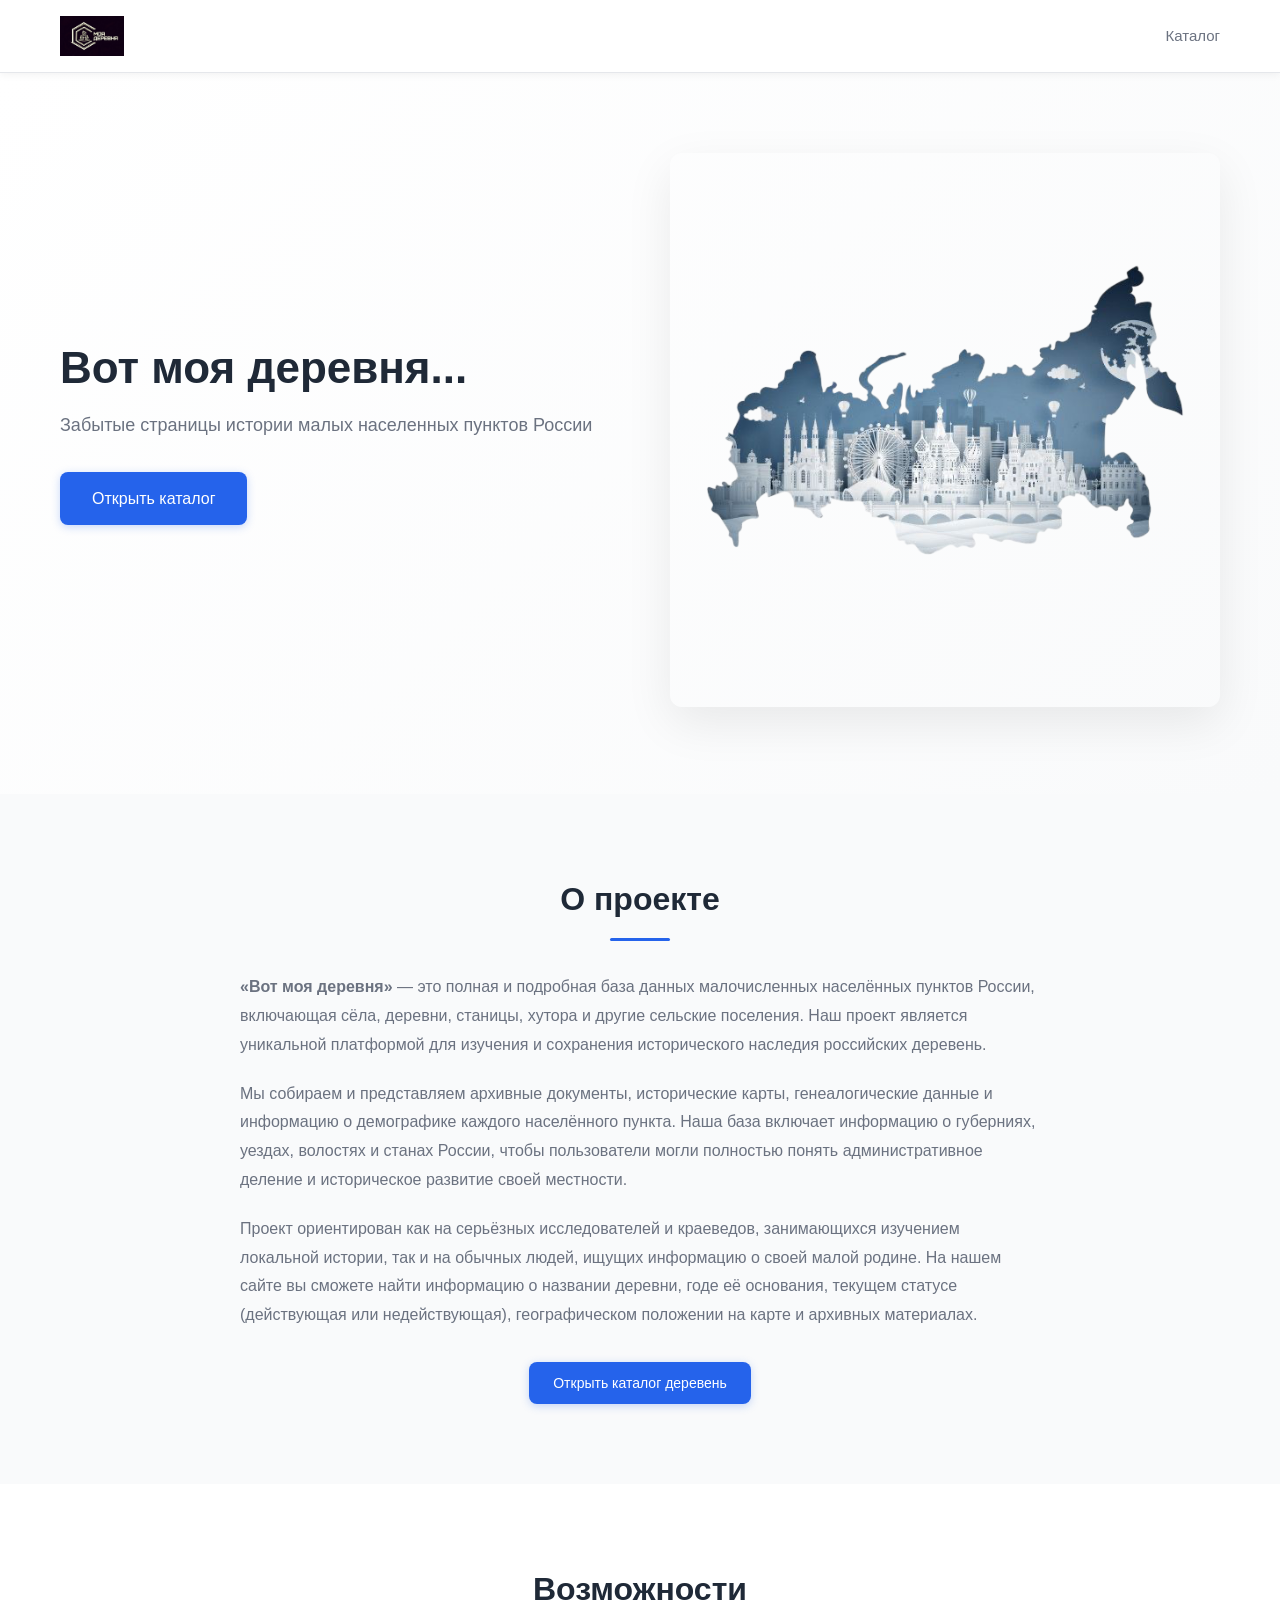
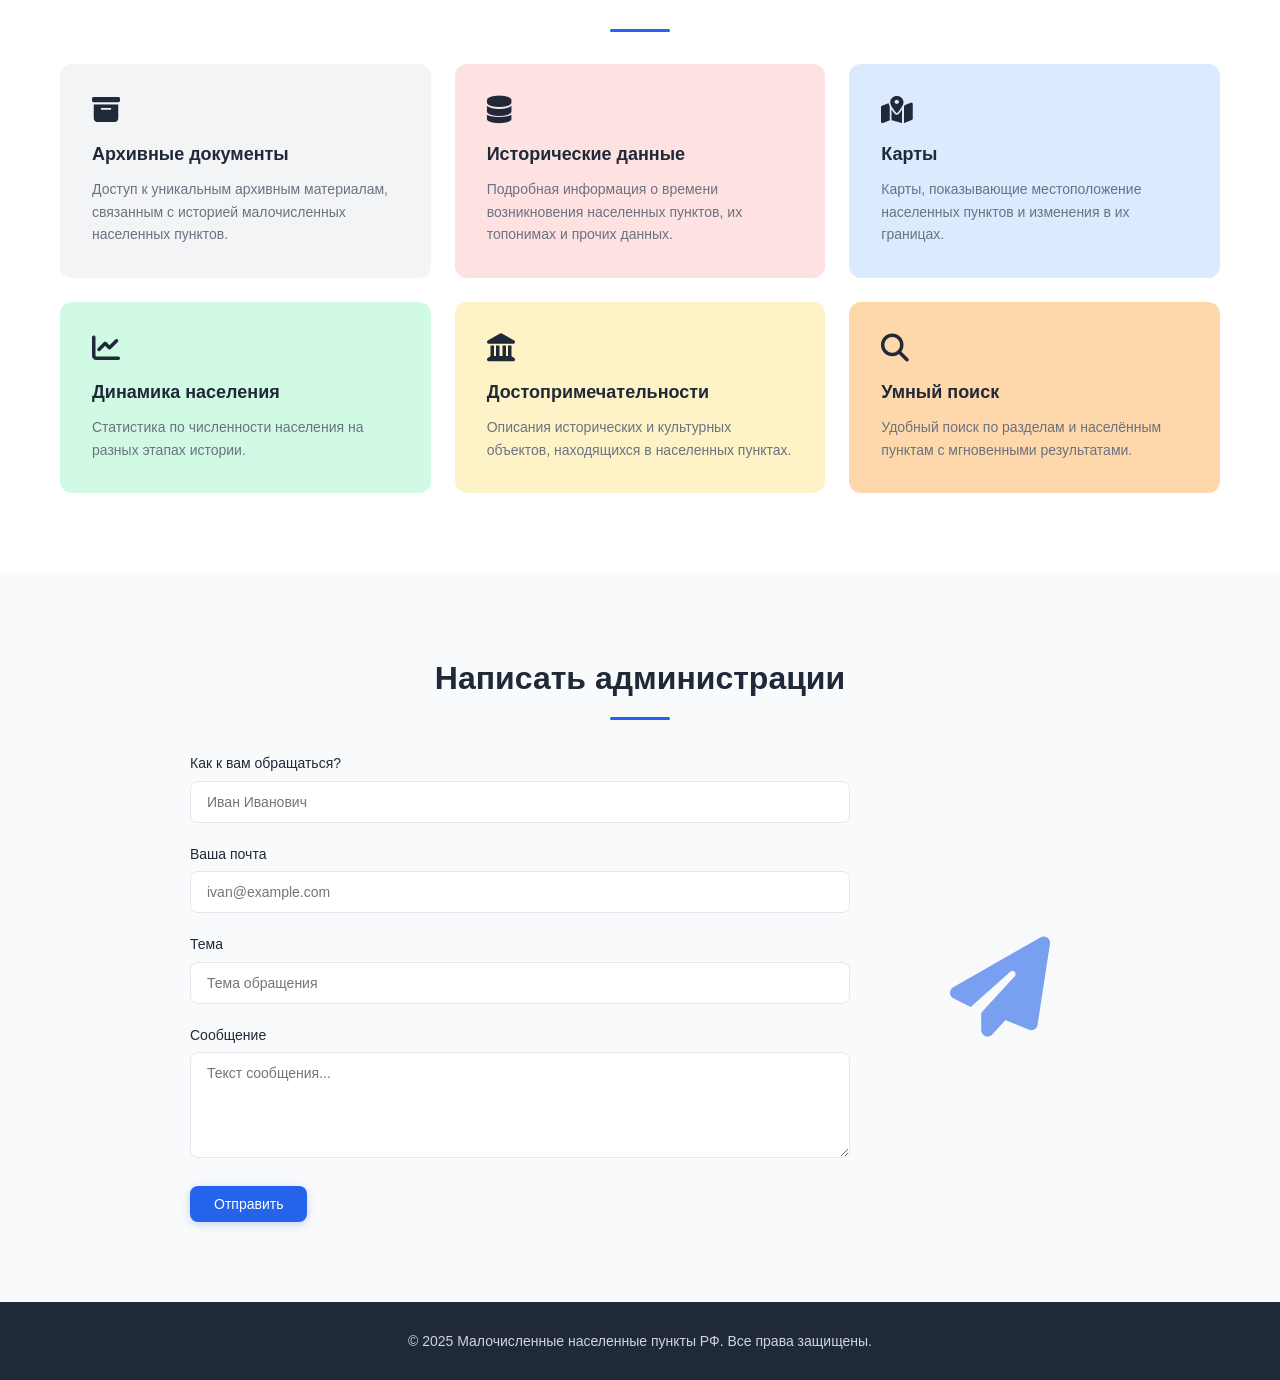
<file: index.html>
<!DOCTYPE html>
<html lang="ru">
<head>
    <meta charset="UTF-8">
    <meta name="viewport" content="width=device-width, initial-scale=1.0">
    <title>Вот моя деревня — база данных малых селений, деревень и станиц России</title>
    <meta name="description" content="Вот моя деревня — полная база данных малочисленных населённых пунктов России. Поиск по названиям деревень и сёл, архивные документы, исторические данные о русских деревнях, генеалогия, карты и демографика.">
    <meta name="keywords" content="деревня, село, история деревни, малочисленные населённые пункты, сельские поселения, российские деревни, поиск деревни, краеведение, генеалогия, станица, усадьба, хутор, найти деревню, информация о селе">
    <meta name="robots" content="index, follow, max-snippet:-1, max-image-preview:large, max-video-preview:-1">
    <meta name="googlebot" content="index, follow, max-snippet:-1, max-image-preview:large, max-video-preview:-1">
    <meta name="bingbot" content="index, follow, max-snippet:-1, max-image-preview:large">
    <meta name="author" content="Вот моя деревня">
    <meta name="publisher" content="Вот моя деревня">
    <meta name="revisit-after" content="7 days">
    <link rel="canonical" href="https://votmoyaderevnya.ru/">
    <link rel="alternate" hreflang="ru" href="https://votmoyaderevnya.ru/">
    <!-- Open Graph -->
    <meta property="og:type" content="website">
    <meta property="og:url" content="https://votmoyaderevnya.ru/">
    <meta property="og:title" content="Вот моя деревня — история и информация о деревнях России">
    <meta property="og:description" content="Огромная база данных малочисленных селений России. Поиск деревни по названию, архивы, карты проживания, истории и демографика сельских населённых пунктов.">
    <meta property="og:image" content="https://votmoyaderevnya.ru/imgs/logo.png">
    <meta property="og:image:width" content="1200">
    <meta property="og:image:height" content="630">
    <meta property="og:locale" content="ru_RU">
    <meta property="og:site_name" content="Вот моя деревня">
    <!-- Twitter -->
    <meta name="twitter:card" content="summary_large_image">
    <meta name="twitter:site" content="@votmoyaderevnya">
    <meta name="twitter:title" content="Вот моя деревня — поиск информации о деревнях и селах России">
    <meta name="twitter:description" content="База данных русских деревень, сёл и станиц. История и информация о малочисленных населённых пунктах.">
    <meta name="twitter:image" content="https://votmoyaderevnya.ru/imgs/logo.png">
    <!-- Favicon -->
    <link rel="icon" type="image/png" href="/imgs/logo.png">
    <link rel="apple-touch-icon" href="/imgs/logo.png">
    <!-- Locale -->
    <meta name="language" content="Russian">
    <meta http-equiv="content-language" content="ru">
    <!-- Schema.org -->
    <script type="application/ld+json">
    {
      "@context": "https://schema.org",
      "@type": "WebSite",
      "name": "Вот моя деревня",
      "url": "https://votmoyaderevnya.ru/",
      "description": "База данных малочисленных населённых пунктов России с информацией о деревнях, селах и станицах",
      "inLanguage": "ru",
      "image": "https://votmoyaderevnya.ru/imgs/logo.png",
      "sameAs": [],
      "potentialAction": {
        "@type": "SearchAction",
        "target": "https://votmoyaderevnya.ru/catalog.html?q={search_term_string}",
        "query-input": "required name=search_term_string"
      }
    }
    </script>
    <script type="application/ld+json">
    {
      "@context": "https://schema.org",
      "@type": "Organization",
      "name": "Вот моя деревня",
      "url": "https://votmoyaderevnya.ru/",
      "logo": "https://votmoyaderevnya.ru/imgs/logo.png",
      "description": "Информационная база о малочисленных населённых пунктах России",
      "sameAs": []
    }
    </script>
    <link rel="stylesheet" href="/css/style.css">
    <link rel="stylesheet" href="https://cdnjs.cloudflare.com/ajax/libs/font-awesome/6.4.0/css/all.min.css">
</head>
<body>
    <header class="header">
        <div class="container">
            <div class="header-content">
                <a href="/" class="logo logo-img"><img src="/imgs/logo.png" alt="Вот моя деревня"></a>
                <nav class="header-nav">
                    <a href="/catalog.html" class="nav-link">Каталог</a>
                </nav>
                <button class="mobile-menu-btn" id="mobileMenuBtn" aria-label="Открыть меню">
                    <i class="fas fa-bars"></i>
                </button>
            </div>
        </div>
        <div class="mobile-menu" id="mobileMenu">
            <a href="/catalog.html" class="mobile-menu-link">Каталог</a>
        </div>
    </header>

    <main>
        <section class="hero">
            <div class="container">
                <div class="hero-content">
                    <div class="hero-text">
                        <h1 class="hero-title">Вот моя деревня...</h1>
                        <p class="hero-description">
                            Забытые страницы истории малых населенных пунктов России
                        </p>
                        <a href="/catalog.html" class="btn btn-primary btn-lg">Открыть каталог</a>
                    </div>
                    <div class="hero-image">
                        <img src="/imgs/russia.png" alt="Карта России">
                    </div>
                </div>
            </div>
        </section>

        <section class="about">
            <div class="container">
                <h2 class="section-title">О проекте</h2>
                <div class="about-content">
                    <p class="about-text">
                        <strong>«Вот моя деревня»</strong> — это полная и подробная база данных малочисленных населённых пунктов России, включающая сёла, деревни, станицы, хутора и другие сельские поселения. Наш проект является уникальной платформой для изучения и сохранения исторического наследия российских деревень.
                    </p>
                    <p class="about-text">
                        Мы собираем и представляем архивные документы, исторические карты, генеалогические данные и информацию о демографике каждого населённого пункта. Наша база включает информацию о губерниях, уездах, волостях и станах России, чтобы пользователи могли полностью понять административное деление и историческое развитие своей местности.
                    </p>
                    <p class="about-text">
                        Проект ориентирован как на серьёзных исследователей и краеведов, занимающихся изучением локальной истории, так и на обычных людей, ищущих информацию о своей малой родине. На нашем сайте вы сможете найти информацию о названии деревни, годе её основания, текущем статусе (действующая или недействующая), географическом положении на карте и архивных материалах.
                    </p>
                    <div class="about-buttons">
                        <a href="/catalog.html" class="btn btn-primary">Открыть каталог деревень</a>
                    </div>
                </div>
            </div>
        </section>

        <section class="features">
            <div class="container">
                <h2 class="section-title">Возможности</h2>
                <div class="features-grid">
                    <div class="feature-card feature-card-gray">
                        <i class="fas fa-archive feature-icon"></i>
                        <h3 class="feature-title">Архивные документы</h3>
                        <p class="feature-description">Доступ к уникальным архивным материалам, связанным с историей малочисленных населенных пунктов.</p>
                    </div>
                    <div class="feature-card feature-card-red">
                        <i class="fas fa-database feature-icon"></i>
                        <h3 class="feature-title">Исторические данные</h3>
                        <p class="feature-description">Подробная информация о времени возникновения населенных пунктов, их топонимах и прочих данных.</p>
                    </div>
                    <div class="feature-card feature-card-blue">
                        <i class="fas fa-map-marked-alt feature-icon"></i>
                        <h3 class="feature-title">Карты</h3>
                        <p class="feature-description">Карты, показывающие местоположение населенных пунктов и изменения в их границах.</p>
                    </div>
                    <div class="feature-card feature-card-green">
                        <i class="fas fa-chart-line feature-icon"></i>
                        <h3 class="feature-title">Динамика населения</h3>
                        <p class="feature-description">Статистика по численности населения на разных этапах истории.</p>
                    </div>
                    <div class="feature-card feature-card-yellow">
                        <i class="fas fa-landmark feature-icon"></i>
                        <h3 class="feature-title">Достопримечательности</h3>
                        <p class="feature-description">Описания исторических и культурных объектов, находящихся в населенных пунктах.</p>
                    </div>
                    <div class="feature-card feature-card-orange">
                        <i class="fas fa-search feature-icon"></i>
                        <h3 class="feature-title">Умный поиск</h3>
                        <p class="feature-description">Удобный поиск по разделам и населённым пунктам с мгновенными результатами.</p>
                    </div>
                </div>
            </div>
        </section>

        <section class="contact">
            <div class="container">
                <h2 class="section-title">Написать администрации</h2>
                <div class="contact-content">
                    <form class="contact-form" id="contactForm">
                        <div class="form-group">
                            <label for="contactName">Как к вам обращаться?</label>
                            <input type="text" id="contactName" name="name" placeholder="Иван Иванович" required>
                        </div>
                        <div class="form-group">
                            <label for="contactEmail">Ваша почта</label>
                            <input type="email" id="contactEmail" name="email" placeholder="ivan@example.com" required>
                        </div>
                        <div class="form-group">
                            <label for="contactSubject">Тема</label>
                            <input type="text" id="contactSubject" name="subject" placeholder="Тема обращения" required>
                        </div>
                        <div class="form-group">
                            <label for="contactMessage">Сообщение</label>
                            <textarea id="contactMessage" name="message" rows="5" placeholder="Текст сообщения..." required></textarea>
                        </div>
                        <button type="submit" class="btn btn-primary">Отправить</button>
                    </form>
                    <div class="contact-illustration">
                        <i class="fas fa-paper-plane contact-icon"></i>
                    </div>
                </div>
            </div>
        </section>
    </main>

    <footer class="footer">
        <div class="container">
            <p>&copy; 2025 Малочисленные населенные пункты РФ. Все права защищены.</p>
        </div>
    </footer>

    <script src="/js/main.js"></script>
</body>
</html>
</file>
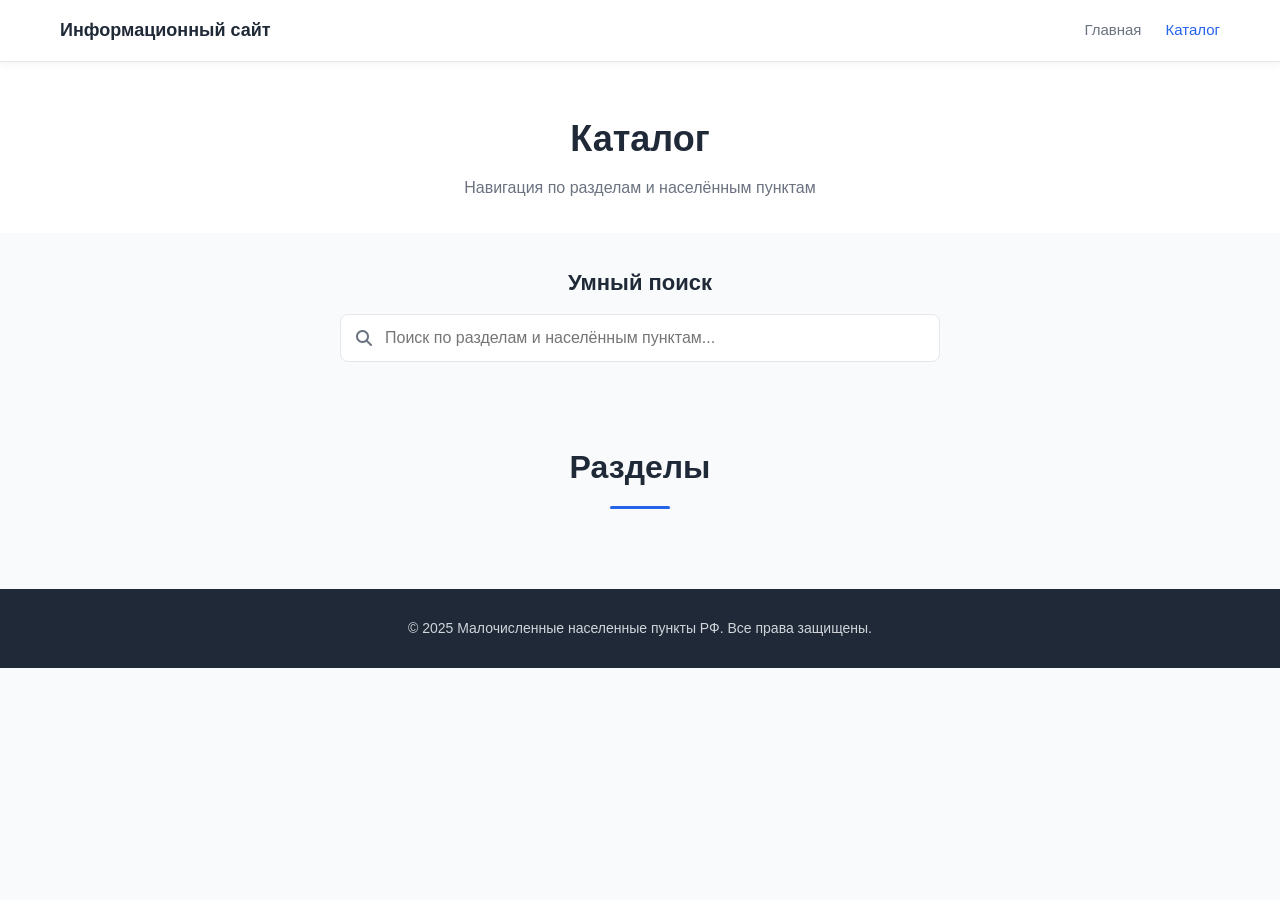
<file: catalog.html>
<!DOCTYPE html>
<html lang="ru">
<head>
    <meta charset="UTF-8">
    <meta name="viewport" content="width=device-width, initial-scale=1.0">
    <title>Каталог деревень и сел России — Вот моя деревня</title>
    <meta name="description" content="Полный каталог малочисленных населённых пунктов России. Поиск села, деревни, станицы по названию. Административное деление РФ: губернии, уезды, станы и волости.">
    <meta name="keywords" content="каталог деревень, каталог сёл, население России, административное деление, губернии, уезды, регионы, поиск населённого пункта, села России, деревни РФ">
    <meta name="robots" content="index, follow, max-snippet:-1, max-image-preview:large">
    <meta name="googlebot" content="index, follow">
    <meta name="author" content="Вот моя деревня">
    <link rel="canonical" href="https://votmoyaderevnya.ru/catalog.html">
    <link rel="alternate" hreflang="ru" href="https://votmoyaderevnya.ru/catalog.html">
    <!-- Open Graph -->
    <meta property="og:type" content="website">
    <meta property="og:url" content="https://votmoyaderevnya.ru/catalog.html">
    <meta property="og:title" content="Каталог деревень и сел России">
    <meta property="og:description" content="Каталог всех малочисленных населённых пунктов России с информацией, картами и историческими данными.">
    <meta property="og:image" content="https://votmoyaderevnya.ru/imgs/logo.png">
    <meta property="og:locale" content="ru_RU">
    <meta property="og:site_name" content="Вот моя деревня">
    <!-- Twitter Card -->
    <meta name="twitter:card" content="summary">
    <meta name="twitter:title" content="Каталог деревень и сел России">
    <meta name="twitter:description" content="Найдите информацию о деревне, селе или других населённых пунктах">
    <!-- Schema.org -->
    <script type="application/ld+json">
    {
      "@context": "https://schema.org",
      "@type": "CollectionPage",
      "name": "Каталог деревень и сел России",
      "url": "https://votmoyaderevnya.ru/catalog.html",
      "description": "Полный каталог малочисленных населённых пунктов России",
      "inLanguage": "ru",
      "isPartOf": {
        "@type": "WebSite",
        "name": "Вот моя деревня",
        "url": "https://votmoyaderevnya.ru/"
      }
    }
    </script>
    <link rel="stylesheet" href="/css/style.css">
    <link rel="stylesheet" href="https://cdnjs.cloudflare.com/ajax/libs/font-awesome/6.4.0/css/all.min.css">
</head>
<body>
    <header class="header">
        <div class="container">
            <div class="header-content">
                <a href="/" class="logo">Информационный сайт</a>
                <nav class="header-nav">
                    <a href="/" class="nav-link">Главная</a>
                    <a href="/catalog.html" class="nav-link nav-link-active">Каталог</a>
                </nav>
                <button class="mobile-menu-btn" id="mobileMenuBtn" aria-label="Открыть меню">
                    <i class="fas fa-bars"></i>
                </button>
            </div>
        </div>
        <div class="mobile-menu" id="mobileMenu">
            <a href="/" class="mobile-menu-link">Главная</a>
            <a href="/catalog.html" class="mobile-menu-link">Каталог</a>
        </div>
    </header>

    <main>
        <section class="catalog-hero">
            <div class="container">
                <h1 class="catalog-title">Каталог</h1>
                <p class="catalog-subtitle">Навигация по разделам и населённым пунктам</p>
            </div>
        </section>

        <section class="search-section">
            <div class="container">
                <h3 class="search-title">Умный поиск</h3>
                <div class="search-box">
                    <i class="fas fa-search search-icon-input"></i>
                    <input type="text" id="searchInput" placeholder="Поиск по разделам и населённым пунктам..." class="search-input search-input-icon">
                    <div id="searchResults" class="search-results"></div>
                </div>
            </div>
        </section>

        <!-- Хлебные крошки -->
        <section class="breadcrumb-section" id="breadcrumbSection" style="display:none;">
            <div class="container">
                <nav class="breadcrumb" id="breadcrumb" aria-label="Навигация по разделам"></nav>
            </div>
        </section>

        <!-- Подразделы -->
        <section class="regions-section" id="categoriesSection">
            <div class="container">
                <h2 class="section-title" id="categoriesTitle">Разделы</h2>
                <div id="categoriesGrid" class="regions-grid">
                    <!-- Загружаются через JS -->
                </div>
            </div>
        </section>

        <!-- Населённые пункты раздела -->
        <section class="regions-section" id="settlementsSection" style="display:none;">
            <div class="container">
                <h2 class="section-title">Населённые пункты</h2>
                <div id="settlementsGrid" class="settlements-list">
                    <!-- Загружаются через JS -->
                </div>
            </div>
        </section>
    </main>

    <footer class="footer">
        <div class="container">
            <p>&copy; 2025 Малочисленные населенные пункты РФ. Все права защищены.</p>
        </div>
    </footer>

    <script src="/js/catalog.js"></script>
</body>
</html>
</file>
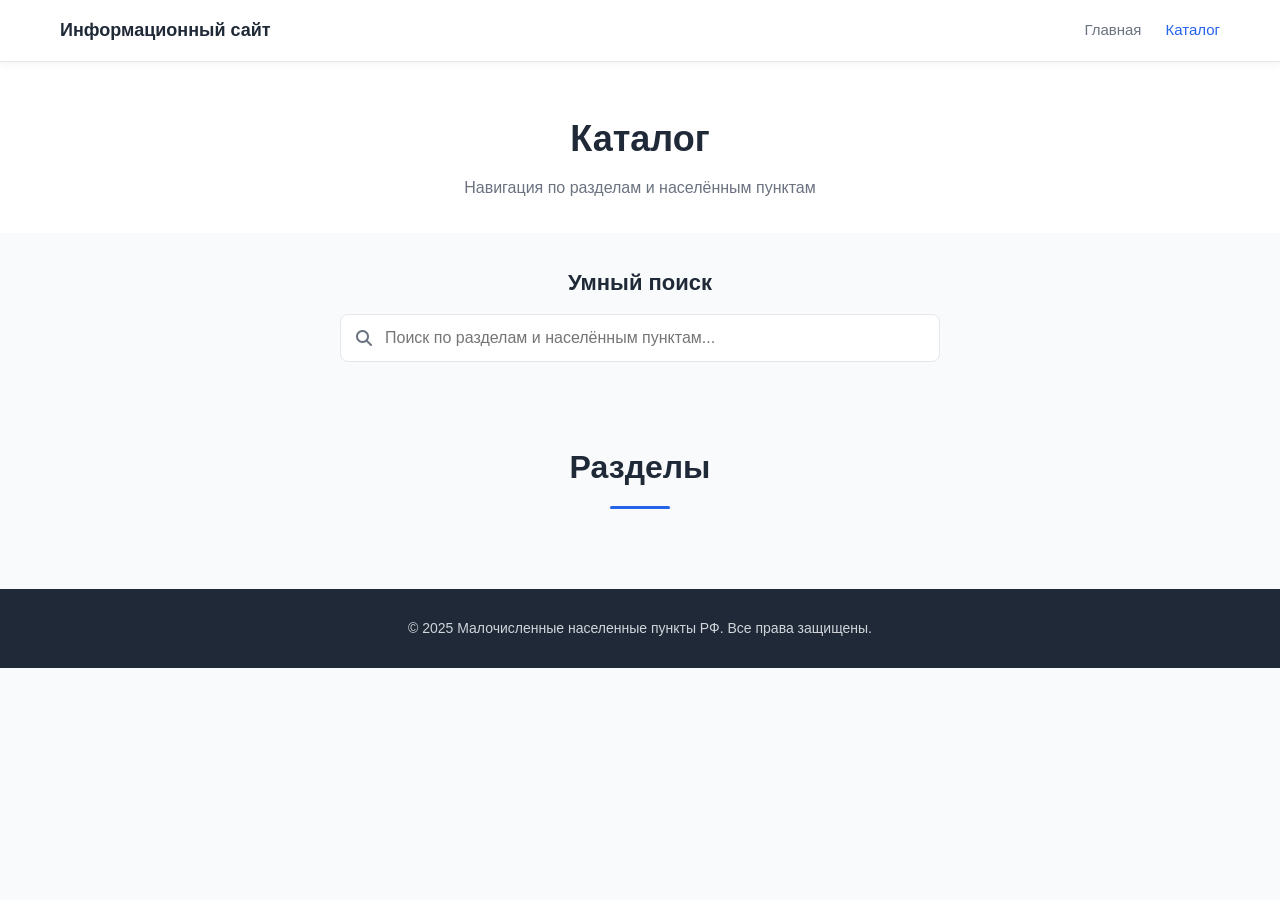
<file: settlement.html>
<!DOCTYPE html>
<html lang="ru">
<head>
    <meta charset="UTF-8">
    <meta name="viewport" content="width=device-width, initial-scale=1.0">
    <title>Населенный пункт — Вот моя деревня</title>
    <meta name="description" content="Информация о населённом пункте: история, карта, архивные данные, галерея фотографий и динамика населения.">
    <meta name="keywords" content="деревня, село, история, население, архив, краеведение, генеалогия">
    <meta name="robots" content="index, follow, max-snippet:-1, max-image-preview:large">
    <meta name="googlebot" content="index, follow">
    <meta name="author" content="Вот моя деревня">
    <link rel="canonical" href="" id="canonicalTag">
    <link rel="alternate" hreflang="ru" href="" id="hreflangTag">
    <!-- Open Graph -->
    <meta property="og:type" content="article">
    <meta property="og:url" content="" id="ogUrl">
    <meta property="og:title" content="" id="ogTitle">
    <meta property="og:description" content="" id="ogDescription">
    <meta property="og:image" content="https://votmoyaderevnya.ru/imgs/logo.png" id="ogImage">
    <meta property="og:locale" content="ru_RU">
    <meta property="og:site_name" content="Вот моя деревня">
    <!-- Twitter Card -->
    <meta name="twitter:card" content="summary_large_image">
    <meta name="twitter:title" content="" id="twitterTitle">
    <meta name="twitter:description" content="" id="twitterDescription">
    <meta name="twitter:image" content="https://votmoyaderevnya.ru/imgs/logo.png">
    <!-- Schema.org -->
    <script type="application/ld+json" id="settlementSchema">
    {
      "@context": "https://schema.org",
      "@type": "Place"
    }
    </script>
    <link rel="icon" type="image/png" href="/imgs/logo.png">
    <link rel="stylesheet" href="/css/style.css">
    <link rel="stylesheet" href="https://cdnjs.cloudflare.com/ajax/libs/font-awesome/6.4.0/css/all.min.css">
    <script src="https://api-maps.yandex.ru/2.1/?apikey=YOUR_API_KEY&lang=ru_RU" type="text/javascript"></script>
</head>
<body>
    <header class="header">
        <div class="container">
            <div class="header-content">
                <a href="/" class="logo logo-img"><img src="/imgs/logo.png" alt="Вот моя деревня"></a>
                <nav class="header-nav">
                    <a href="/" class="nav-link">Главная</a>
                    <a href="/catalog.html" class="nav-link">Каталог</a>
                </nav>
                <button class="mobile-menu-btn" id="mobileMenuBtn" aria-label="Открыть меню">
                    <i class="fas fa-bars"></i>
                </button>
            </div>
        </div>
        <div class="mobile-menu" id="mobileMenu">
            <a href="/" class="mobile-menu-link">Главная</a>
            <a href="/catalog.html" class="mobile-menu-link">Каталог</a>
        </div>
    </header>

    <main>
        <!-- Хлебные крошки -->
        <section class="breadcrumb-section" id="breadcrumbSection">
            <div class="container">
                <nav class="breadcrumb" id="breadcrumb" aria-label="Навигация"></nav>
            </div>
        </section>

        <section class="settlement-header">
            <div class="container">
                <div class="settlement-title-row">
                    <h1 id="settlementName" class="settlement-name">Загрузка...</h1>
                    <span id="settlementStatusBadge" class="settlement-status">Загрузка...</span>
                </div>
            </div>
        </section>

        <section class="settlement-info">
            <div class="container">
                <div class="settlement-grid">
                    <div class="settlement-main">
                        <!-- Основная информация -->
                        <div class="info-card">
                            <div class="info-item">
                                <i class="fas fa-info-circle info-icon"></i>
                                <div class="info-content">
                                    <h3>Статус</h3>
                                    <p id="settlementStatus">Загрузка...</p>
                                </div>
                            </div>
                            <div class="info-item">
                                <i class="fas fa-calendar-alt info-icon"></i>
                                <div class="info-content">
                                    <h3>Год основания</h3>
                                    <p id="settlementYear">Загрузка...</p>
                                </div>
                            </div>
                            <div class="info-item">
                                <i class="fas fa-folder-open info-icon"></i>
                                <div class="info-content">
                                    <h3>Раздел</h3>
                                    <p id="settlementCategory">Загрузка...</p>
                                </div>
                            </div>
                        </div>

                        <!-- Кнопки рубрик -->
                        <div id="rubricsButtons" class="action-buttons">
                            <!-- Кнопки рубрик добавляются через JS -->
                        </div>

                        <!-- Галерея -->
                        <div class="gallery-section" id="galleryWrapper">
                            <h2 class="section-title">Галерея</h2>
                            <div id="galleryGrid" class="gallery-grid"></div>
                        </div>

                        <!-- Динамика населения -->
                        <div class="population-section" id="populationWrapper">
                            <h2 class="section-title">Динамика населения</h2>
                            <div id="populationChart" class="population-chart"></div>
                        </div>
                    </div>

                    <div class="settlement-sidebar">
                        <div class="map-card">
                            <div id="yandexMap" style="width: 100%; height: 400px;"></div>
                        </div>
                    </div>
                </div>
            </div>
        </section>
    </main>

    <!-- Модальное окно для рубрик -->
    <div id="rubricModal" class="modal">
        <div class="modal-content modal-content-lg">
            <span class="modal-close" onclick="closeModal('rubricModal')">&times;</span>
            <h2 class="modal-title" id="rubricModalTitle">Информация</h2>
            <div id="rubricModalContent" class="modal-body rubric-content"></div>
        </div>
    </div>

    <footer class="footer">
        <div class="container">
            <p>&copy; 2025 Малочисленные населенные пункты РФ. Все права защищены.</p>
        </div>
    </footer>

    <script src="/js/settlement.js"></script>
</body>
</html>
</file>
<file: css/style.css>
* {
  margin: 0;
  padding: 0;
  box-sizing: border-box;
}

:root {
  --primary-color: #2563eb;
  --primary-hover: #1d4ed8;
  --text-primary: #1f2937;
  --text-secondary: #6b7280;
  --bg-light: #f9fafb;
  --bg-white: #ffffff;
  --border-color: #e5e7eb;
  --success-color: #10b981;
  --danger-color: #ef4444;
  --warning-color: #f59e0b;
}

body {
  font-family: -apple-system, BlinkMacSystemFont, "Segoe UI", Roboto, "Helvetica Neue", Arial, sans-serif;
  line-height: 1.6;
  color: var(--text-primary);
  background-color: var(--bg-light);
}

.container {
  max-width: 1200px;
  margin: 0 auto;
  padding: 0 20px;
}

/* ========== Header ========== */
.header {
  background-color: var(--bg-white);
  border-bottom: 1px solid var(--border-color);
  padding: 16px 0;
  position: sticky;
  top: 0;
  z-index: 100;
  box-shadow: 0 2px 8px rgba(0, 0, 0, 0.05);
}

.header-content {
  display: flex;
  justify-content: space-between;
  align-items: center;
}

.logo {
  font-size: 18px;
  font-weight: 600;
  color: var(--text-primary);
  text-decoration: none;
  transition: color 0.2s;
}

.logo:hover {
  color: var(--primary-color);
}

.logo-img {
  display: flex;
  align-items: center;
}

.logo-img img {
  height: 40px;
  width: auto;
  display: block;
  object-fit: contain;
}

.header-nav {
  display: flex;
  gap: 24px;
}

.nav-link {
  color: var(--text-secondary);
  text-decoration: none;
  font-size: 15px;
  font-weight: 500;
  transition: color 0.2s;
}

.nav-link:hover,
.nav-link-active {
  color: var(--primary-color);
}

.mobile-menu-btn {
  display: none;
  background: none;
  border: none;
  font-size: 22px;
  color: var(--text-primary);
  cursor: pointer;
  padding: 4px;
}

.mobile-menu {
  display: none;
  flex-direction: column;
  background: var(--bg-white);
  border-top: 1px solid var(--border-color);
  padding: 12px 20px;
}

.mobile-menu.active {
  display: flex;
}

.mobile-menu-link {
  padding: 10px 0;
  color: var(--text-primary);
  text-decoration: none;
  font-size: 15px;
  border-bottom: 1px solid var(--border-color);
}

.mobile-menu-link:last-child {
  border-bottom: none;
}

/* ========== Buttons ========== */
.btn {
  display: inline-block;
  padding: 10px 24px;
  border-radius: 8px;
  font-size: 14px;
  font-weight: 500;
  cursor: pointer;
  transition: all 0.2s;
  border: none;
  outline: none;
  text-decoration: none;
  text-align: center;
}

.btn-primary {
  background-color: var(--primary-color);
  color: #fff;
  box-shadow: 0 2px 8px rgba(37, 99, 235, 0.25);
}

.btn-primary:hover {
  background-color: var(--primary-hover);
  transform: translateY(-1px);
  box-shadow: 0 4px 12px rgba(37, 99, 235, 0.35);
}

.btn-outline {
  background-color: transparent;
  color: var(--text-primary);
  border: 1px solid var(--border-color);
}

.btn-outline:hover {
  background-color: var(--bg-light);
  border-color: var(--primary-color);
  color: var(--primary-color);
}

.btn-lg {
  padding: 14px 32px;
  font-size: 16px;
}

/* ========== Breadcrumb ========== */
.breadcrumb-section {
  padding: 16px 0;
  background: var(--bg-white);
  border-bottom: 1px solid var(--border-color);
}

.breadcrumb {
  display: flex;
  align-items: center;
  flex-wrap: wrap;
  gap: 4px;
  font-size: 14px;
}

.breadcrumb-link {
  color: var(--primary-color);
  text-decoration: none;
  transition: color 0.2s;
}

.breadcrumb-link:hover {
  color: var(--primary-hover);
  text-decoration: underline;
}

.breadcrumb-sep {
  color: var(--text-secondary);
  margin: 0 4px;
}

.breadcrumb-current {
  color: var(--text-secondary);
}

/* ========== Hero ========== */
.hero {
  padding: 80px 0;
  background: linear-gradient(135deg, var(--bg-white) 0%, var(--bg-light) 100%);
}

.hero-content {
  display: flex;
  align-items: center;
  gap: 60px;
}

.hero-text {
  flex: 1;
}

.hero-title {
  font-size: 44px;
  font-weight: 700;
  margin-bottom: 16px;
  line-height: 1.2;
  color: var(--text-primary);
}

.hero-description {
  font-size: 18px;
  color: var(--text-secondary);
  margin-bottom: 32px;
  line-height: 1.6;
}

.hero-image {
  flex: 1;
}

.hero-image img {
  width: 100%;
  height: auto;
  border-radius: 12px;
  box-shadow: 0 16px 48px rgba(0, 0, 0, 0.08);
}

/* ========== About ========== */
.about {
  padding: 80px 0;
  background-color: var(--bg-light);
}

.section-title {
  font-size: 32px;
  font-weight: 700;
  margin-bottom: 32px;
  text-align: center;
  position: relative;
  padding-bottom: 16px;
}

.section-title::after {
  content: "";
  position: absolute;
  bottom: 0;
  left: 50%;
  transform: translateX(-50%);
  width: 60px;
  height: 3px;
  background: var(--primary-color);
  border-radius: 2px;
}

.about-content {
  max-width: 800px;
  margin: 0 auto;
}

.about-text {
  font-size: 16px;
  color: var(--text-secondary);
  margin-bottom: 20px;
  line-height: 1.8;
}

.about-buttons {
  display: flex;
  gap: 16px;
  justify-content: center;
  margin-top: 32px;
}

/* ========== Features ========== */
.features {
  padding: 80px 0;
  background-color: var(--bg-white);
}

.features-grid {
  display: grid;
  grid-template-columns: repeat(auto-fit, minmax(280px, 1fr));
  gap: 24px;
}

.feature-card {
  padding: 32px;
  border-radius: 12px;
  transition: transform 0.2s, box-shadow 0.2s;
}

.feature-card:hover {
  transform: translateY(-4px);
  box-shadow: 0 8px 24px rgba(0, 0, 0, 0.08);
}

.feature-card-gray { background-color: #f3f4f6; }
.feature-card-red { background-color: #fee2e2; }
.feature-card-blue { background-color: #dbeafe; }
.feature-card-green { background-color: #d1fae5; }
.feature-card-yellow { background-color: #fef3c7; }
.feature-card-orange { background-color: #fed7aa; }

.feature-icon {
  font-size: 28px;
  margin-bottom: 16px;
  color: var(--text-primary);
}

.feature-title {
  font-size: 18px;
  font-weight: 600;
  margin-bottom: 10px;
}

.feature-description {
  font-size: 14px;
  color: var(--text-secondary);
  line-height: 1.6;
}

/* ========== Contact ========== */
.contact {
  padding: 80px 0;
  background-color: var(--bg-light);
}

.contact-content {
  display: flex;
  gap: 60px;
  align-items: center;
  max-width: 900px;
  margin: 0 auto;
}

.contact-form {
  flex: 1;
}

.form-group {
  margin-bottom: 20px;
}

.form-group label {
  display: block;
  font-size: 14px;
  font-weight: 500;
  margin-bottom: 6px;
  color: var(--text-primary);
}

.form-group input,
.form-group textarea {
  width: 100%;
  padding: 12px 16px;
  border: 1px solid var(--border-color);
  border-radius: 8px;
  font-size: 14px;
  font-family: inherit;
  transition: border-color 0.2s, box-shadow 0.2s;
}

.form-group input:focus,
.form-group textarea:focus {
  outline: none;
  border-color: var(--primary-color);
  box-shadow: 0 0 0 3px rgba(37, 99, 235, 0.1);
}

.contact-illustration {
  flex: 0 0 180px;
  text-align: center;
}

.contact-icon {
  font-size: 100px;
  color: var(--primary-color);
  opacity: 0.6;
}

/* ========== Footer ========== */
.footer {
  background-color: var(--text-primary);
  color: #d1d5db;
  padding: 28px 0;
  text-align: center;
  font-size: 14px;
}

/* ========== Catalog ========== */
.catalog-hero {
  padding: 48px 0 32px;
  background-color: var(--bg-white);
  text-align: center;
}

.catalog-title {
  font-size: 36px;
  font-weight: 700;
}

.catalog-subtitle {
  color: var(--text-secondary);
  margin-top: 8px;
  font-size: 16px;
}

/* ========== Search ========== */
.search-section {
  padding: 32px 0;
  background-color: var(--bg-light);
}

.search-title {
  font-size: 22px;
  font-weight: 600;
  margin-bottom: 14px;
  text-align: center;
}

.search-box {
  max-width: 600px;
  margin: 0 auto;
  position: relative;
}

.search-input {
  width: 100%;
  padding: 14px 20px;
  border: 1px solid var(--border-color);
  border-radius: 8px;
  font-size: 16px;
  transition: border-color 0.2s, box-shadow 0.2s;
  background: var(--bg-white);
}

.search-input-icon {
  padding-left: 44px;
}

.search-icon-input {
  position: absolute;
  left: 16px;
  top: 50%;
  transform: translateY(-50%);
  color: var(--text-secondary);
  pointer-events: none;
  z-index: 1;
}

.search-input:focus {
  outline: none;
  border-color: var(--primary-color);
  box-shadow: 0 0 0 3px rgba(37, 99, 235, 0.1);
}

.search-results {
  position: absolute;
  top: 100%;
  left: 0;
  right: 0;
  background-color: var(--bg-white);
  border: 1px solid var(--border-color);
  border-radius: 8px;
  margin-top: 6px;
  max-height: 400px;
  overflow-y: auto;
  display: none;
  z-index: 10;
  box-shadow: 0 8px 24px rgba(0, 0, 0, 0.08);
}

.search-results.active {
  display: block;
}

.search-result-item {
  padding: 12px 20px;
  cursor: pointer;
  transition: background 0.15s;
  border-bottom: 1px solid var(--border-color);
}

.search-result-item:last-child {
  border-bottom: none;
}

.search-result-item:hover {
  background-color: var(--bg-light);
}

.search-result-name {
  font-weight: 500;
  color: var(--text-primary);
}

.search-result-meta {
  font-size: 12px;
  color: var(--text-secondary);
  margin-top: 2px;
}

/* ========== Regions / Categories Grid ========== */
.regions-section {
  padding: 48px 0;
}

.regions-grid {
  display: grid;
  grid-template-columns: repeat(auto-fill, minmax(260px, 1fr));
  gap: 16px;
}

.region-card {
  background-color: var(--bg-white);
  padding: 18px 20px;
  border-radius: 8px;
  border: 1px solid var(--border-color);
  cursor: pointer;
  transition: border-color 0.2s, transform 0.2s, box-shadow 0.2s;
  display: flex;
  align-items: center;
  gap: 14px;
  animation: fadeInUp 0.4s ease-out both;
}

.region-card:hover {
  border-color: var(--primary-color);
  transform: translateY(-2px);
  box-shadow: 0 6px 20px rgba(0, 0, 0, 0.06);
}

.region-icon {
  width: 40px;
  height: 40px;
  background-color: var(--primary-color);
  border-radius: 6px;
  display: flex;
  align-items: center;
  justify-content: center;
  color: #fff;
  font-size: 18px;
  flex-shrink: 0;
}

.region-info {
  flex: 1;
  min-width: 0;
}

.region-name {
  font-weight: 500;
  color: var(--text-primary);
  font-size: 15px;
}

.region-counts {
  display: flex;
  gap: 8px;
  margin-top: 4px;
}

.card-count {
  font-size: 11px;
  color: var(--text-secondary);
  background: var(--bg-light);
  padding: 2px 8px;
  border-radius: 4px;
}

.card-count-green {
  color: #065f46;
  background: #d1fae5;
}

/* ========== Settlements List ========== */
.settlements-list {
  display: grid;
  grid-template-columns: repeat(auto-fill, minmax(280px, 1fr));
  gap: 12px;
}

.settlement-card {
  display: flex;
  flex-direction: column;
  gap: 8px;
  background: var(--bg-white);
  padding: 16px 20px;
  border-radius: 8px;
  border: 1px solid var(--border-color);
  text-decoration: none;
  color: inherit;
  transition: border-color 0.2s, transform 0.2s, box-shadow 0.2s;
  animation: fadeInUp 0.4s ease-out both;
}

.settlement-card:hover {
  border-color: var(--primary-color);
  transform: translateY(-2px);
  box-shadow: 0 6px 20px rgba(0, 0, 0, 0.06);
}

.settlement-card-name {
  font-weight: 600;
  font-size: 15px;
  color: var(--text-primary);
}

.settlement-card-meta {
  display: flex;
  align-items: center;
  gap: 10px;
  flex-wrap: wrap;
}

.settlement-badge {
  font-size: 11px;
  padding: 2px 10px;
  border-radius: 4px;
  font-weight: 500;
}

.badge-active {
  background: #d1fae5;
  color: #065f46;
}

.badge-inactive {
  background: #fee2e2;
  color: #991b1b;
}

.settlement-year {
  font-size: 12px;
  color: var(--text-secondary);
}

/* ========== Settlement Page ========== */
.settlement-header {
  padding: 32px 0;
  background: var(--bg-white);
  border-bottom: 1px solid var(--border-color);
}

.settlement-title-row {
  display: flex;
  align-items: center;
  gap: 16px;
  flex-wrap: wrap;
}

.settlement-name {
  font-size: 32px;
  font-weight: 700;
}

.settlement-status {
  padding: 5px 14px;
  border-radius: 20px;
  font-size: 13px;
  font-weight: 500;
}

.status-active {
  background: #d1fae5;
  color: #065f46;
}

.status-inactive {
  background: #fee2e2;
  color: #991b1b;
}

.settlement-info {
  padding: 48px 0;
}

.settlement-grid {
  display: grid;
  grid-template-columns: 1fr 380px;
  gap: 32px;
}

.info-card {
  background-color: var(--bg-white);
  padding: 28px;
  border-radius: 12px;
  border: 1px solid var(--border-color);
  margin-bottom: 28px;
  box-shadow: 0 2px 8px rgba(0, 0, 0, 0.04);
}

.info-item {
  display: flex;
  gap: 14px;
  padding: 16px 0;
  border-bottom: 1px solid var(--border-color);
}

.info-item:last-child {
  border-bottom: none;
}

.info-icon {
  font-size: 22px;
  color: var(--primary-color);
  flex-shrink: 0;
  margin-top: 2px;
}

.info-content h3 {
  font-size: 13px;
  font-weight: 600;
  color: var(--text-secondary);
  margin-bottom: 4px;
}

.info-content p {
  font-size: 15px;
  color: var(--text-primary);
}

.info-link {
  color: var(--primary-color);
  text-decoration: none;
  cursor: pointer;
}

.info-link:hover {
  text-decoration: underline;
}

/* ========== Rubric Buttons ========== */
.action-buttons {
  display: grid;
  grid-template-columns: repeat(2, 1fr);
  gap: 12px;
  margin-bottom: 32px;
}

.rubric-btn {
  text-align: center;
  padding: 12px 16px;
  font-size: 14px;
  white-space: nowrap;
  overflow: hidden;
  text-overflow: ellipsis;
}

/* ========== Gallery ========== */
.gallery-section,
.population-section {
  margin-bottom: 32px;
}

.gallery-grid {
  display: grid;
  grid-template-columns: repeat(3, 1fr);
  gap: 12px;
}

.gallery-item {
  aspect-ratio: 16 / 9;
  border-radius: 8px;
  overflow: hidden;
  box-shadow: 0 2px 8px rgba(0, 0, 0, 0.06);
  animation: fadeInUp 0.4s ease-out both;
}

.gallery-item img {
  width: 100%;
  height: 100%;
  object-fit: cover;
  transition: transform 0.3s;
}

.gallery-item:hover img {
  transform: scale(1.05);
}

/* ========== Population Chart ========== */
.population-chart {
  background-color: var(--bg-white);
  padding: 28px;
  border-radius: 12px;
  border: 1px solid var(--border-color);
}

.chart-bars {
  display: flex;
  align-items: flex-end;
  justify-content: space-between;
  height: 260px;
  gap: 6px;
}

.chart-bar {
  flex: 1;
  background: linear-gradient(180deg, var(--primary-color), var(--primary-hover));
  border-radius: 4px 4px 0 0;
  position: relative;
  animation: growUp 0.6s ease-out both;
}

@keyframes growUp {
  from { transform: scaleY(0); transform-origin: bottom; }
  to { transform: scaleY(1); transform-origin: bottom; }
}

.chart-bar-label {
  position: absolute;
  top: -22px;
  left: 50%;
  transform: translateX(-50%);
  font-size: 11px;
  font-weight: 600;
  color: var(--text-primary);
  white-space: nowrap;
}

.chart-bar-year {
  position: absolute;
  bottom: -22px;
  left: 50%;
  transform: translateX(-50%);
  font-size: 10px;
  color: var(--text-secondary);
  white-space: nowrap;
}

/* ========== Map ========== */
.map-card {
  background-color: var(--bg-white);
  padding: 16px;
  border-radius: 12px;
  border: 1px solid var(--border-color);
  position: sticky;
  top: 80px;
  box-shadow: 0 2px 8px rgba(0, 0, 0, 0.04);
}

/* ========== Modal ========== */
.modal {
  display: none;
  position: fixed;
  z-index: 1000;
  left: 0;
  top: 0;
  width: 100%;
  height: 100%;
  background-color: rgba(0, 0, 0, 0.5);
  overflow-y: auto;
  backdrop-filter: blur(3px);
}

.modal.active {
  display: flex;
  align-items: flex-start;
  justify-content: center;
  padding: 40px 16px;
}

.modal-content {
  background-color: var(--bg-white);
  padding: 32px;
  border-radius: 12px;
  max-width: 700px;
  width: 100%;
  max-height: 80vh;
  overflow-y: auto;
  position: relative;
  box-shadow: 0 20px 60px rgba(0, 0, 0, 0.15);
  animation: scaleIn 0.2s ease-out;
}

.modal-content-lg {
  max-width: 900px;
}

@keyframes scaleIn {
  from { transform: scale(0.95); opacity: 0; }
  to { transform: scale(1); opacity: 1; }
}

.modal-close {
  position: absolute;
  top: 14px;
  right: 18px;
  font-size: 28px;
  font-weight: 300;
  color: var(--text-secondary);
  cursor: pointer;
  transition: color 0.2s;
  line-height: 1;
}

.modal-close:hover {
  color: var(--text-primary);
}

.modal-title {
  font-size: 24px;
  font-weight: 700;
  margin-bottom: 20px;
  padding-right: 40px;
}

.modal-body {
  font-size: 15px;
  line-height: 1.7;
  color: var(--text-primary);
}

/* Стили для HTML-содержимого рубрик */
.rubric-content h1,
.rubric-content h2,
.rubric-content h3,
.rubric-content h4 {
  margin-top: 20px;
  margin-bottom: 10px;
  color: var(--text-primary);
}

.rubric-content p {
  margin-bottom: 12px;
}

.rubric-content ul,
.rubric-content ol {
  margin-bottom: 12px;
  padding-left: 24px;
}

.rubric-content li {
  margin-bottom: 4px;
}

.rubric-content img {
  max-width: 100%;
  height: auto;
  border-radius: 8px;
  margin: 12px 0;
}

.rubric-content table {
  width: 100%;
  border-collapse: collapse;
  margin: 12px 0;
}

.rubric-content table th,
.rubric-content table td {
  padding: 8px 12px;
  border: 1px solid var(--border-color);
  text-align: left;
}

.rubric-content table th {
  background: var(--bg-light);
  font-weight: 600;
}

.rubric-content a {
  color: var(--primary-color);
  text-decoration: underline;
}

.rubric-content blockquote {
  border-left: 4px solid var(--primary-color);
  margin: 12px 0;
  padding: 8px 16px;
  background: var(--bg-light);
  border-radius: 0 4px 4px 0;
}

/* ========== Animation ========== */
@keyframes fadeInUp {
  from { transform: translateY(16px); opacity: 0; }
  to { transform: translateY(0); opacity: 1; }
}

/* ========== Scrollbar ========== */
::-webkit-scrollbar {
  width: 8px;
  height: 8px;
}

::-webkit-scrollbar-track {
  background: var(--bg-light);
}

::-webkit-scrollbar-thumb {
  background: #bbb;
  border-radius: 4px;
}

::-webkit-scrollbar-thumb:hover {
  background: #999;
}

/* ========== Responsive ========== */
@media (max-width: 1024px) {
  .settlement-grid {
    grid-template-columns: 1fr;
  }

  .map-card {
    position: static;
  }
}

@media (max-width: 768px) {
  .header-nav {
    display: none;
  }

  .mobile-menu-btn {
    display: block;
  }

  .hero {
    padding: 48px 0;
  }

  .hero-content {
    flex-direction: column;
    gap: 32px;
  }

  .hero-title {
    font-size: 32px;
  }

  .hero-description {
    font-size: 16px;
  }

  .section-title {
    font-size: 26px;
  }

  .about,
  .features,
  .contact {
    padding: 48px 0;
  }

  .features-grid {
    grid-template-columns: 1fr;
  }

  .contact-content {
    flex-direction: column;
    gap: 32px;
  }

  .contact-illustration {
    display: none;
  }

  .settlement-name {
    font-size: 26px;
  }

  .action-buttons {
    grid-template-columns: 1fr;
  }

  .gallery-grid {
    grid-template-columns: repeat(2, 1fr);
  }

  .regions-grid {
    grid-template-columns: 1fr;
  }

  .settlements-list {
    grid-template-columns: 1fr;
  }

  .catalog-title {
    font-size: 28px;
  }

  .modal.active {
    padding: 16px;
  }

  .modal-content {
    padding: 24px;
  }

  .modal-title {
    font-size: 20px;
  }
}

@media (max-width: 480px) {
  .hero-title {
    font-size: 26px;
  }

  .settlement-name {
    font-size: 22px;
  }

  .gallery-grid {
    grid-template-columns: 1fr;
  }

  .chart-bars {
    height: 180px;
  }
}
</file>
